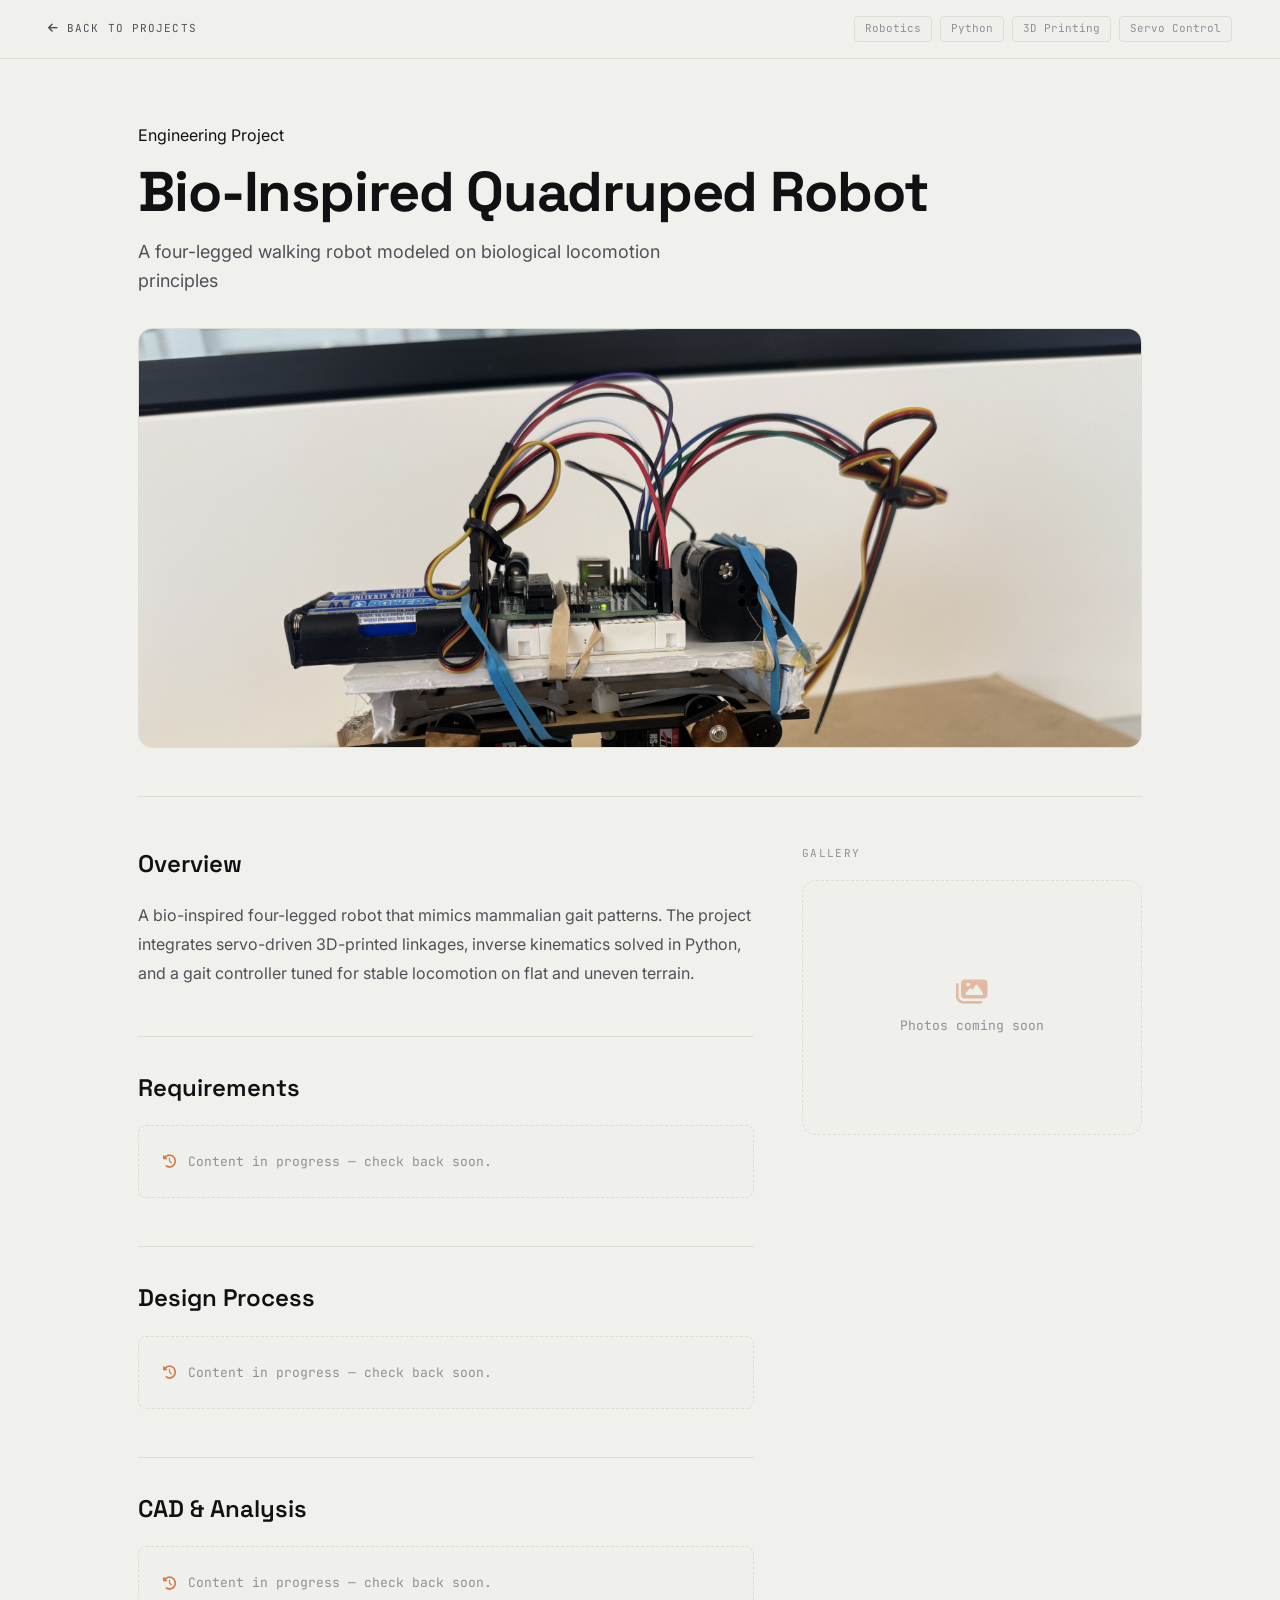
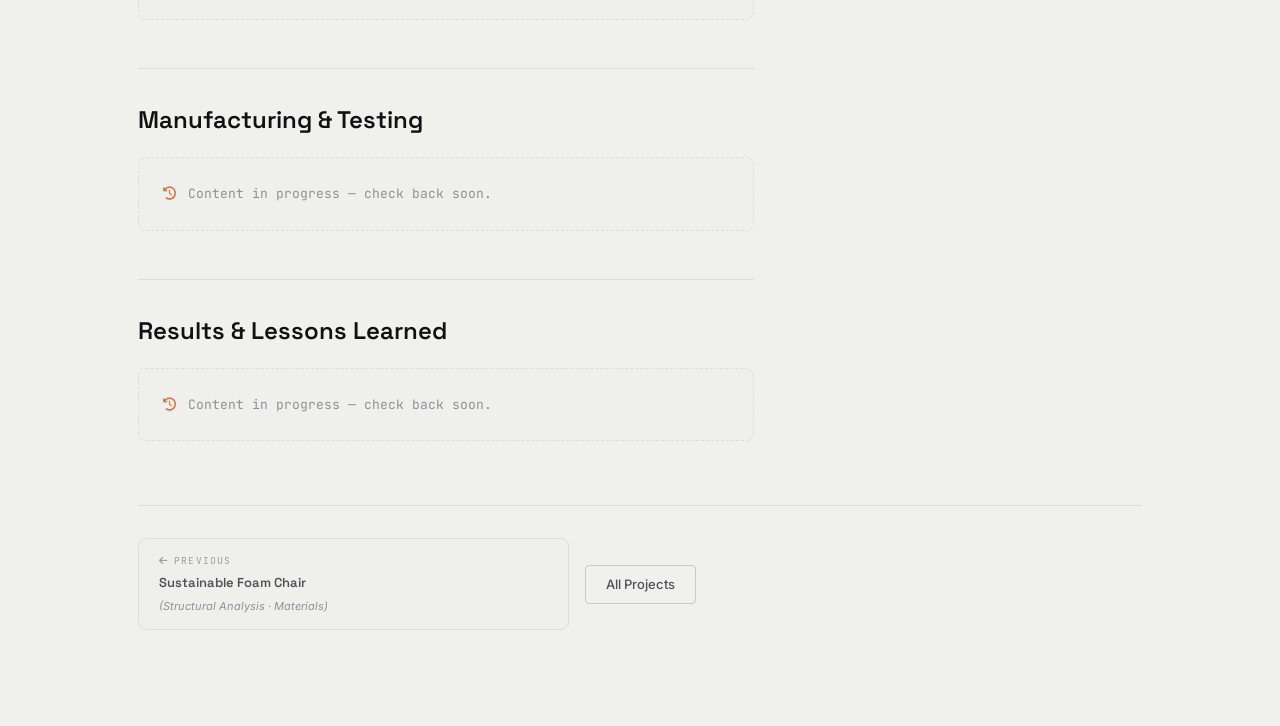
<file: projects/quadruped.html>
<!DOCTYPE html>
<html lang="en">
<head>
  <meta charset="UTF-8" />
  <meta name="viewport" content="width=device-width, initial-scale=1.0" />
  <title>Bio-Inspired Quadruped Robot — Mohammad Sharif</title>
  <link rel="preconnect" href="https://fonts.googleapis.com" />
  <link rel="preconnect" href="https://fonts.gstatic.com" crossorigin />
  <link href="https://fonts.googleapis.com/css2?family=Agu+Display&family=Space+Grotesk:wght@300;400;500;600;700&family=Inter:wght@300;400;500;600&family=JetBrains+Mono:wght@400;500&display=swap" rel="stylesheet" />
  <link rel="stylesheet" href="https://cdnjs.cloudflare.com/ajax/libs/font-awesome/6.5.0/css/all.min.css" />
  <link rel="stylesheet" href="../css/styles.css" />
  <link rel="stylesheet" href="../css/animations.css" />
  <link rel="stylesheet" href="../css/project.css" />
</head>
<body class="theme-light">

  <header class="project-header">
    <a href="../index.html#projects" class="project-back">
      <i class="fa-solid fa-arrow-left"></i> Back to Projects
    </a>
    <div class="project-header__tags">
      <span class="tag">Robotics</span>
      <span class="tag">Python</span>
      <span class="tag">3D Printing</span>
      <span class="tag">Servo Control</span>
    </div>
  </header>

  <main class="project-main">

    <section class="project-hero">
      <span class="section__label">Engineering Project</span>
      <h1 class="project-hero__title">Bio-Inspired Quadruped Robot</h1>
      <p class="project-hero__subtitle">A four-legged walking robot modeled on biological locomotion principles</p>
      <div class="project-hero__image-wrap">
        <img src="../assets/images/quadruped.jpg" alt="Quadruped Robot" class="project-hero__image" loading="eager" onerror="this.parentElement.style.display='none'" />
      </div>
    </section>

    <div class="project-body">

      <div class="project-sections">
        <section class="project-section reveal">
          <h2 class="project-section__title">Overview</h2>
          <p class="project-section__text">A bio-inspired four-legged robot that mimics mammalian gait patterns. The project integrates servo-driven 3D-printed linkages, inverse kinematics solved in Python, and a gait controller tuned for stable locomotion on flat and uneven terrain.</p>
        </section>
        <section class="project-section reveal"><h2 class="project-section__title">Requirements</h2><p class="project-section__text project-section__placeholder"><i class="fa-solid fa-clock-rotate-left"></i> Content in progress — check back soon.</p></section>
        <section class="project-section reveal"><h2 class="project-section__title">Design Process</h2><p class="project-section__text project-section__placeholder"><i class="fa-solid fa-clock-rotate-left"></i> Content in progress — check back soon.</p></section>
        <section class="project-section reveal"><h2 class="project-section__title">CAD &amp; Analysis</h2><p class="project-section__text project-section__placeholder"><i class="fa-solid fa-clock-rotate-left"></i> Content in progress — check back soon.</p></section>
        <section class="project-section reveal"><h2 class="project-section__title">Manufacturing &amp; Testing</h2><p class="project-section__text project-section__placeholder"><i class="fa-solid fa-clock-rotate-left"></i> Content in progress — check back soon.</p></section>
        <section class="project-section reveal"><h2 class="project-section__title">Results &amp; Lessons Learned</h2><p class="project-section__text project-section__placeholder"><i class="fa-solid fa-clock-rotate-left"></i> Content in progress — check back soon.</p></section>
      </div>

      <aside class="project-gallery-col" aria-label="Project gallery">
        <p class="project-gallery-col__heading">Gallery</p>
        <div class="project-gallery__placeholder"><i class="fa-solid fa-images"></i><span>Photos coming soon</span></div>
      </aside>

    </div>

    <nav class="project-nav" aria-label="Project navigation">
      <a href="foam-chair.html" class="project-nav__btn project-nav__btn--prev">
        <span class="project-nav__direction"><i class="fa-solid fa-arrow-left"></i> Previous</span>
        <span class="project-nav__name">Sustainable Foam Chair</span>
        <span class="project-nav__sub">(Structural Analysis · Materials)</span>
      </a>
      <div class="project-nav__center">
        <a href="../index.html#projects" class="btn btn--secondary">All Projects</a>
      </div>
      <span></span><!-- no next -->
    </nav>

  </main>

  <script src="../js/theme.js"></script>
  <script>
    document.addEventListener('DOMContentLoaded', () => {
      document.querySelectorAll('.reveal').forEach(el => {
        const obs = new IntersectionObserver(entries => {
          entries.forEach(e => { if (e.isIntersecting) { e.target.classList.add('is-revealed'); obs.unobserve(e.target); } });
        }, { rootMargin: '0px 0px -60px 0px', threshold: 0.08 });
        obs.observe(el);
      });
    });
  </script>
</body>
</html>
</file>
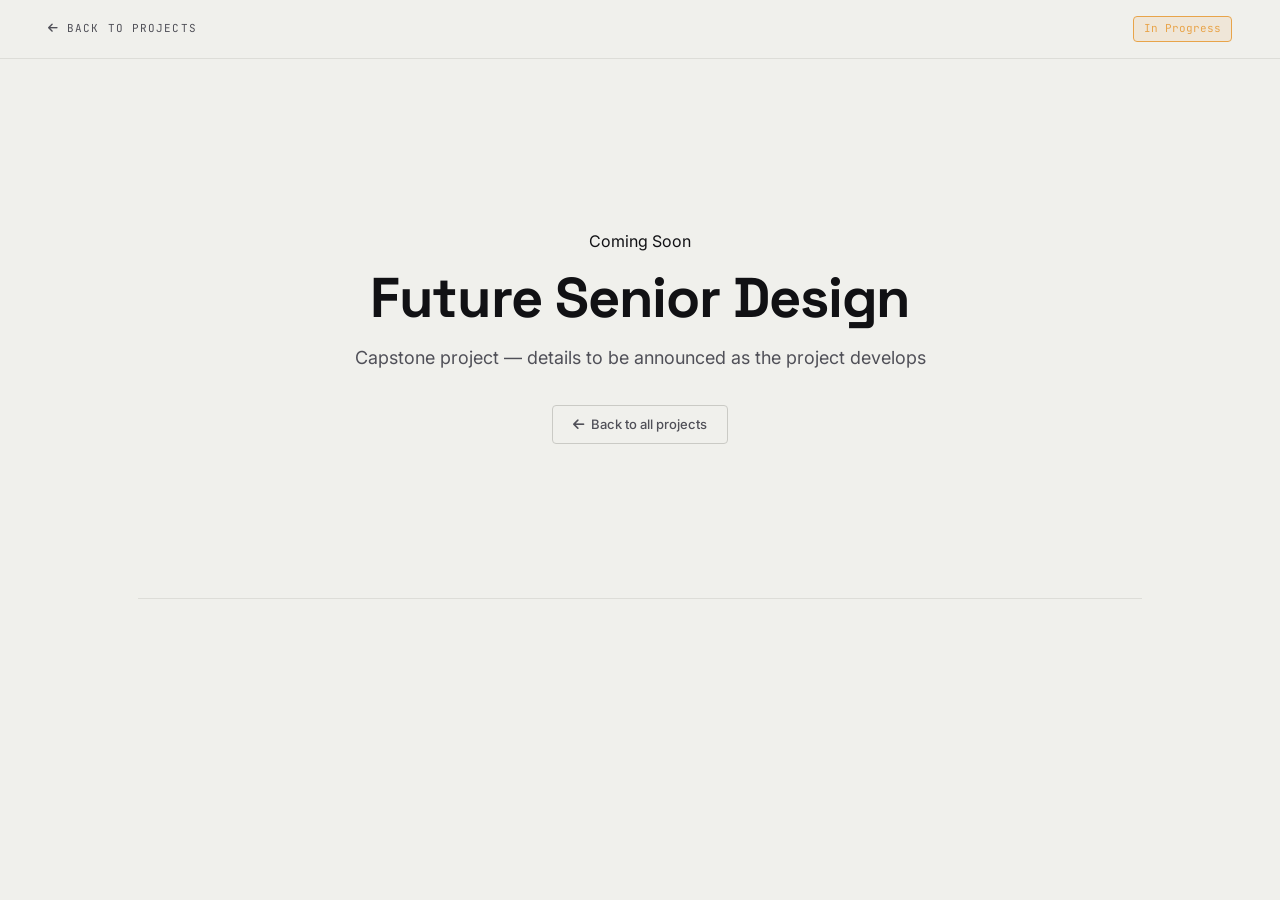
<file: projects/senior-design.html>
<!DOCTYPE html>
<html lang="en">
<head>
  <meta charset="UTF-8" />
  <meta name="viewport" content="width=device-width, initial-scale=1.0" />
  <title>Future Senior Design — Alex Chen</title>
  <link rel="preconnect" href="https://fonts.googleapis.com" />
  <link rel="preconnect" href="https://fonts.gstatic.com" crossorigin />
  <link href="https://fonts.googleapis.com/css2?family=Space+Grotesk:wght@300;400;500;600;700&family=Inter:wght@300;400;500;600&family=JetBrains+Mono:wght@400;500&display=swap" rel="stylesheet" />
  <link rel="stylesheet" href="https://cdnjs.cloudflare.com/ajax/libs/font-awesome/6.5.0/css/all.min.css" />
  <link rel="stylesheet" href="../css/styles.css" />
  <link rel="stylesheet" href="../css/animations.css" />
  <link rel="stylesheet" href="../css/responsive.css" />
  <link rel="stylesheet" href="../css/project.css" />
</head>
<body class="theme-dark">

  <header class="project-header">
    <a href="../index.html#projects" class="project-back">
      <i class="fa-solid fa-arrow-left" aria-hidden="true"></i>
      Back to Projects
    </a>
    <div class="project-header__tags">
      <span class="tag badge--wip">In Progress</span>
    </div>
  </header>

  <main class="project-main">

    <section class="project-hero project-hero--centered">
      <div class="project-hero__inner">
        <span class="section__label">Coming Soon</span>
        <h1 class="project-hero__title">Future Senior Design</h1>
        <p class="project-hero__subtitle">Capstone project — details to be announced as the project develops</p>
        <a href="../index.html#projects" class="btn btn--secondary" style="margin-top:2rem;">
          <i class="fa-solid fa-arrow-left"></i> Back to all projects
        </a>
      </div>
    </section>

  </main>

  <script src="../js/theme.js"></script>
</body>
</html>
</file>
<file: css/styles.css>
/* ═══════════════════════════════════════════════════════════════════
   styles.css — Mohammad Sharif Portfolio
═══════════════════════════════════════════════════════════════════ */

/* ── TOKENS ───────────────────────────────────────────────────── */
:root {
  --color-bg:           #0A0A0F;
  --color-surface:      #111118;
  --color-surface-2:    #1A1A26;
  --color-surface-3:    #222232;
  --color-border:       #252538;
  --color-border-light: #32324A;
  --color-text-primary:   #EEEEF4;
  --color-text-secondary: #8888A0;
  --color-text-muted:     #52526A;

  --primary:        #C8693A;
  --secondary:      #E8955A;
  --accent:         #D4784A;
  --gradient-start: #C8693A;
  --gradient-mid:   #E8A070;
  --gradient-end:   #8B4A2E;
  --sidebar-accent: var(--accent);

  --color-accent:      var(--accent);
  --color-accent-dim:  rgba(200,105,58,0.12);
  --color-accent-glow: rgba(200,105,58,0.22);
  --color-accent-2:    var(--gradient-end);
  --color-success: #4CAF91;
  --color-warning: #E8A44A;

  --font-display: 'Space Grotesk', system-ui, sans-serif;
  --font-body:    'Inter', system-ui, sans-serif;
  --font-mono:    'JetBrains Mono', monospace;
  --font-sidebar: 'Agu Display', system-ui, sans-serif;

  --text-xs:   0.6875rem;
  --text-sm:   0.8125rem;
  --text-base: 1rem;
  --text-lg:   1.125rem;
  --text-xl:   1.25rem;
  --text-2xl:  1.5rem;
  --text-3xl:  1.875rem;
  --text-hero: clamp(2.8rem, 5.5vw, 5rem);

  --sidebar-width:           220px;
  --sidebar-width-collapsed: 56px;
  --sidebar-transition:      0.3s cubic-bezier(0.4,0,0.2,1);
  --content-max-width:       1100px;

  --radius-sm:   4px;
  --radius-md:   8px;
  --radius-lg:   14px;
  --radius-full: 9999px;

  --ease-out: cubic-bezier(0.0,0.0,0.2,1);
  --dur-fast: 0.14s;
  --dur-base: 0.22s;
  --dur-slow: 0.4s;
}

body.theme-light {
  --color-bg:             #F0F0EC;
  --color-surface:        #FFFFFF;
  --color-surface-2:      #EFEFEB;
  --color-surface-3:      #E4E4E0;
  --color-border:         #DDDDD8;
  --color-border-light:   #CACAC5;
  --color-text-primary:   #111114;
  --color-text-secondary: #505058;
  --color-text-muted:     #909098;
}

/* Dark sidebar */
body.theme-dark .sidebar { background: #18181F !important; border-right-color: #2A2A3A !important; }
body.theme-dark .sidebar__bottom { border-top-color: #2A2A3A !important; }
body.theme-dark .sidebar__progress-track { background: #2A2A3A !important; }

/* ── RESET ────────────────────────────────────────────────────── */
*, *::before, *::after { box-sizing: border-box; margin: 0; padding: 0; }
html { scroll-behavior: smooth; -webkit-text-size-adjust: 100%; }
body {
  background: var(--color-bg);
  color: var(--color-text-primary);
  font-family: var(--font-body);
  font-size: 1rem;
  line-height: 1.6;
  -webkit-font-smoothing: antialiased;
  -moz-osx-font-smoothing: grayscale;
  overflow-x: hidden;
}
a  { color: inherit; text-decoration: none; }
ul { list-style: none; }
img, video { display: block; max-width: 100%; }
button { cursor: pointer; background: none; border: none; color: inherit; font: inherit; }
input, textarea, select { font: inherit; }
:focus-visible { outline: 2px solid var(--accent); outline-offset: 3px; border-radius: var(--radius-sm); }
::selection { background: rgba(200,105,58,0.18); }

/* ── SKIP LINK ────────────────────────────────────────────────── */
.skip-link { position: fixed; top: -100%; left: 1rem; z-index: 9999; background: var(--accent); color: #fff; padding: 0.5rem 1rem; border-radius: var(--radius-md); font-size: var(--text-sm); font-weight: 600; }
.skip-link:focus { top: 1rem; }

/* ── PAGE SHELL ───────────────────────────────────────────────── */
.sidebar {
  position: fixed; top: 0; left: 0; height: 100vh;
  width: var(--sidebar-width);
  background: #FFFFFF;
  border-right: 1px solid #E8E8E8;
  display: flex; flex-direction: column;
  z-index: 100;
  transition: width var(--sidebar-transition), background var(--dur-slow), border-color var(--dur-slow);
  overflow: hidden; /* clips nav content */
}
/* Inner nav clips content; toggle button uses absolute positioning outside */
.sidebar__nav,
.sidebar__bottom,
.sidebar__progress-track { overflow: hidden; }
[data-sidebar="collapsed"] .sidebar { width: var(--sidebar-width-collapsed); }

.main-content {
  margin-left: var(--sidebar-width);
  min-height: 100vh;
  transition: margin-left var(--sidebar-transition);
}
[data-sidebar="collapsed"] .main-content { margin-left: var(--sidebar-width-collapsed); }

/* ── SIDEBAR TOGGLE: centered on border, permanently black ────── */
.sidebar__toggle {
  position: absolute;
  top: 3.5%;
  right: -16px;
  transform: translateY(-50%);
  width: 32px; height: 32px;
  border-radius: var(--radius-full);
  background: #111 !important;
  border: 2px solid #111 !important;
  color: #fff !important;
  font-size: 0.7rem;
  display: flex; align-items: center; justify-content: center;
  z-index: 200; flex-shrink: 0;
  transition: background var(--dur-fast), box-shadow var(--dur-fast);
  box-shadow: 0 2px 8px rgba(0,0,0,0.3);
}
.sidebar__toggle:hover { background: #333 !important; box-shadow: 0 3px 12px rgba(0,0,0,0.4) !important; }
body.theme-dark .sidebar__toggle { background: #fff !important; border-color: #fff !important; color: #111 !important; }
.sidebar__toggle i { transition: transform var(--sidebar-transition); color: inherit; }
[data-sidebar="collapsed"] .sidebar__toggle i { transform: rotate(180deg); }


/* ── SIDEBAR LOGO ─────────────────────────────────────────────── */
/* Place icon at: assets/images/site-icon.png                    */
.sidebar__logo {
  display: flex;
  justify-content: center;
  align-items: center;
  padding: 1.5rem 1rem 0.75rem;
  flex-shrink: 0;
}
.sidebar__logo-name {
  font-family: 'Space Grotesk', system-ui, sans-serif;  /* explicit, not var */
  font-size: 1.05rem;
  font-weight: 700;
  letter-spacing: -0.03em;
  line-height: 0.95;
  color: var(--sidebar-accent);       /* follows the universal accent color */
  text-align: center;
  text-decoration: none;
  display: block;
  transition: opacity var(--dur-fast);
}
.sidebar__logo-img:hover { opacity: 0.8; }
/* Hide logo when sidebar is collapsed */
[data-sidebar="collapsed"] .sidebar__logo { display: none; }

/* ── SIDEBAR NAV ──────────────────────────────────────────────── */
.sidebar__nav { flex: 1; padding: 2.5rem 0 1rem; overflow-y: auto; overflow-x: hidden; scrollbar-width: none; }
.sidebar__nav::-webkit-scrollbar { display: none; }
.sidebar__nav-list { padding: 0 0.75rem; }
.sidebar__nav-item { margin-bottom: 2px; }

.sidebar__nav-link {
  display: flex; align-items: center; gap: 0.625rem;
  padding: 0.5rem 0.625rem; border-radius: var(--radius-sm);
  color: var(--sidebar-accent); font-family: var(--font-sidebar); font-size: 0.95rem;
  transition: background var(--dur-fast), opacity var(--dur-fast);
  width: 100%; text-align: left; white-space: nowrap; opacity: 0.55;
}
.sidebar__nav-link:hover { opacity: 0.85; background: rgba(0,0,0,0.04); }

/* Active highlight only when expanded */
body[data-sidebar="expanded"] .sidebar__nav-link.is-active {
  opacity: 1;
  background: color-mix(in srgb, var(--sidebar-accent) 10%, transparent);
}

.sidebar__nav-num {
  font-family: var(--font-mono); font-size: 0.6rem;
  color: var(--sidebar-accent); opacity: 0.4; min-width: 16px; flex-shrink: 0;
}
body[data-sidebar="expanded"] .sidebar__nav-link.is-active .sidebar__nav-num { opacity: 0.75; }

.sidebar__nav-label { flex: 1; }
.sidebar__nav-chevron { margin-left: auto; font-size: 0.5rem; transition: transform var(--dur-base); color: var(--sidebar-accent); opacity: 0.45; }
.sidebar__nav-link--dropdown[aria-expanded="true"] .sidebar__nav-chevron { transform: rotate(180deg); }

/* Collapsed state — numbers as highlighted placeholders */
[data-sidebar="collapsed"] .sidebar__nav-label,
[data-sidebar="collapsed"] .sidebar__nav-chevron,
[data-sidebar="collapsed"] .sidebar__credentials,
[data-sidebar="collapsed"] .sidebar__progress-track { display: none !important; }
[data-sidebar="collapsed"] .sidebar__dropdown { display: none !important; }
[data-sidebar="collapsed"] .sidebar__nav-link {
  padding: 0.5rem; justify-content: center; opacity: 0.45; background: none !important;
}
[data-sidebar="collapsed"] .sidebar__nav-link .sidebar__nav-num {
  display: flex; align-items: center; justify-content: center;
  width: 28px; height: 28px; min-width: 28px;
  font-size: 0.65rem; opacity: 1; border-radius: var(--radius-sm);
}
[data-sidebar="collapsed"] .sidebar__nav-link:hover .sidebar__nav-num { background: rgba(0,0,0,0.06); }
[data-sidebar="collapsed"] .sidebar__nav-link.is-active { opacity: 1 !important; }
[data-sidebar="collapsed"] .sidebar__nav-link.is-active .sidebar__nav-num {
  background: color-mix(in srgb, var(--sidebar-accent) 12%, transparent);
  color: var(--sidebar-accent); opacity: 1;
}
[data-sidebar="collapsed"] .sidebar__actions { justify-content: center; flex-wrap: wrap; gap: 0.5rem; }

/* Dropdown */
.sidebar__dropdown { overflow: hidden; max-height: 0; opacity: 0; transition: max-height 0.28s var(--ease-out), opacity 0.22s; padding-left: 1.5rem; }
.sidebar__dropdown.is-open { max-height: 200px; opacity: 1; }
.sidebar__dropdown-link { display: block; padding: 0.28rem 0.5rem; border-radius: var(--radius-sm); font-family: var(--font-sidebar); font-size: 0.82rem; color: var(--sidebar-accent); opacity: 0.5; transition: opacity var(--dur-fast); white-space: nowrap; }
.sidebar__dropdown-link:hover { opacity: 0.88; }
.sidebar__dropdown-link.is-active { opacity: 1; }
.sidebar__dropdown-link--muted { opacity: 0.28; }

/* Progress */
.sidebar__progress-track { height: 1px; background: #E8E8E8; margin: 0 1rem; flex-shrink: 0; }
.sidebar__progress-bar { height: 100%; width: 0%; background: var(--sidebar-accent); transition: width 0.1s linear; }

/* Bottom */
.sidebar__bottom { padding: 1.125rem; border-top: 1px solid #E8E8E8; flex-shrink: 0; display: flex; flex-direction: column; gap: 0.875rem; transition: border-color var(--dur-slow); }
.sidebar__credentials { display: flex; flex-direction: column; gap: 0.2rem; }
.sidebar__credentials p { font-family: var(--font-sidebar); font-size: 0.75rem; color: var(--sidebar-accent); opacity: 0.55; white-space: nowrap; overflow: hidden; text-overflow: ellipsis; }
.sidebar__actions { display: flex; gap: 0.875rem; align-items: center; }
.sidebar__actions a { color: var(--sidebar-accent); font-size: 0.9rem; opacity: 0.55; transition: opacity var(--dur-fast); display: flex; align-items: center; }
.sidebar__actions a:hover { opacity: 1; }

/* Resume tooltip */
.sidebar__resume-link { position: relative; }
.sidebar__resume-tooltip {
  position: absolute; bottom: calc(100% + 8px); left: 50%; transform: translateX(-50%);
  background: #1C1C1C; color: #fff; font-family: var(--font-mono); font-size: 0.6rem;
  text-transform: uppercase; letter-spacing: 0.08em; padding: 4px 8px;
  border-radius: var(--radius-sm); white-space: nowrap; pointer-events: none;
  opacity: 0; transition: opacity var(--dur-fast);
}
.sidebar__resume-tooltip::after { content: ''; position: absolute; top: 100%; left: 50%; transform: translateX(-50%); border: 4px solid transparent; border-top-color: #1C1C1C; }
.sidebar__resume-link:hover .sidebar__resume-tooltip { opacity: 1; }

/* ── THEME TOGGLE (iOS style) ─────────────────────────────────── */
.theme-toggle { display: flex; align-items: center; background: none; border: none; padding: 0; cursor: pointer; }
.theme-toggle__track { position: relative; width: 40px; height: 22px; border-radius: 11px; background: #D0D0D0; transition: background 0.3s; display: flex; align-items: center; padding: 2px; }
body.theme-dark .theme-toggle__track { background: var(--sidebar-accent); }
.theme-toggle__thumb { width: 18px; height: 18px; border-radius: 50%; background: #FFF; box-shadow: 0 1px 4px rgba(0,0,0,0.25); display: flex; align-items: center; justify-content: center; transition: transform 0.3s cubic-bezier(0.4,0,0.2,1); position: relative; flex-shrink: 0; }
body.theme-dark .theme-toggle__thumb { transform: translateX(18px); }
.theme-toggle__icon { position: absolute; font-size: 0.5rem; transition: opacity 0.2s; }
.theme-toggle__icon--dark  { color: var(--sidebar-accent); opacity: 0; }
.theme-toggle__icon--light { color: #F5A623; opacity: 1; }
body.theme-dark .theme-toggle__icon--dark  { opacity: 1; }
body.theme-dark .theme-toggle__icon--light { opacity: 0; }

/* ── HAMBURGER — mobile only ──────────────────────────────────── */
.hamburger {
  /* Hidden on desktop by default — only shown via media query on mobile */
  display: none;
  position: fixed; top: 0.875rem; left: 0.875rem; z-index: 200;
  width: 40px; height: 40px; border-radius: var(--radius-md);
  background: var(--color-surface); border: 1px solid var(--color-border);
  flex-direction: column; align-items: center; justify-content: center;
  gap: 5px; padding: 0 10px;
  box-shadow: 0 2px 12px rgba(0,0,0,0.15);
  -webkit-tap-highlight-color: transparent;
  pointer-events: none; /* belt-and-suspenders: no accidental clicks when hidden */
}
.hamburger__line { display: block; height: 1.5px; width: 100%; background: var(--color-text-secondary); border-radius: 2px; transition: transform var(--dur-base), opacity var(--dur-base); }
.sidebar-overlay { display: none; position: fixed; inset: 0; background: rgba(0,0,0,0.5); z-index: 90; backdrop-filter: blur(2px); -webkit-backdrop-filter: blur(2px); opacity: 0; pointer-events: none; transition: opacity 0.3s; }
.sidebar-overlay.is-active { opacity: 1; pointer-events: auto; }

/* ── SECTION BASE ─────────────────────────────────────────────── */
.section { position: relative; }
.section__inner { max-width: var(--content-max-width); margin: 0 auto; padding: 5rem 4rem; }
.section__header { margin-bottom: 2.5rem; }
.section__title { font-family: var(--font-display); font-size: var(--text-3xl); font-weight: 700; line-height: 1.15; letter-spacing: -0.015em; }
.section--about { background: var(--color-surface); }
.section--contact { background: var(--color-surface); }

/* ── HERO ─────────────────────────────────────────────────────── */
.section--hero {
  height: 100vh; min-height: 600px; max-height: 1100px;
  background: var(--color-bg); overflow: hidden; position: relative;
  display: flex; flex-direction: column;
}

/* hero__blob removed */

/* Headshot fills entire hero */
.hero__photo-wrap { position: absolute; inset: 0; width: 100%; height: 100%; z-index: 2; }
.hero__photo { width: 100%; height: 100%; object-fit: cover; }

.hero__name-block { position: absolute; bottom: 16%; right: 4%; text-align: right; z-index: 3; }
.hero__name {
  font-family: var(--font-display); font-size: var(--text-hero); font-weight: 700;
  letter-spacing: -0.03em; line-height: 0.95; color: #2b2b2b;
  display: flex; flex-direction: column; align-items: flex-end;
}

/* Scroll arrow */
.hero__scroll-arrow {
  position: absolute; bottom: calc(15px + 0.5rem); left: 50%; transform: translateX(-50%);
  z-index: 3; width: 40px; height: 40px; border-radius: var(--radius-full);
  border: 1.5px solid var(--color-accent-dim); background: var(--color-accent-dim);
  color: var(--accent); display: flex; align-items: center; justify-content: center;
  font-size: 0.875rem; cursor: pointer;
  animation: arrow-bob 4.0s ease-in-out infinite;
  transition: background var(--dur-fast), border-color var(--dur-fast);
  -webkit-tap-highlight-color: transparent;
}
.hero__scroll-arrow:hover { background: var(--color-accent-glow); border-color: var(--accent); }
@keyframes arrow-bob {
  0%, 100% { transform: translateX(-50%) translateY(0); opacity: 0.7; }
  50%       { transform: translateX(-50%) translateY(7px); opacity: 1; }
}

.hero__footer { margin-top: auto; position: relative; z-index: 2; padding: 1.5rem 4rem 2rem; border-top: 1px solid var(--color-border); background: var(--color-bg); }
.hero__tagline { font-size: var(--text-sm); color: var(--color-text-secondary); letter-spacing: 0.02em; }

/* ── BUTTONS ──────────────────────────────────────────────────── */
.btn { display: inline-flex; align-items: center; gap: 0.4rem; padding: 0.5rem 1.25rem; border-radius: var(--radius-sm); font-family: var(--font-body); font-size: var(--text-sm); font-weight: 500; transition: background var(--dur-fast), color var(--dur-fast), border-color var(--dur-fast); border: 1px solid transparent; white-space: nowrap; -webkit-tap-highlight-color: transparent; }
.btn:active { opacity: 0.85; }
.btn--primary { background: var(--accent); color: #fff; }
.btn--primary:hover { filter: brightness(1.1); }
.btn--secondary { background: transparent; border-color: var(--color-border-light); color: var(--color-text-secondary); }
.btn--secondary:hover { border-color: var(--accent); color: var(--accent); }
.btn--full { width: 100%; justify-content: center; }

/* ── TAGS & BADGES ────────────────────────────────────────────── */
.tag { display: inline-block; padding: 0.2rem 0.625rem; border-radius: var(--radius-sm); font-family: var(--font-mono); font-size: var(--text-xs); background: var(--color-surface-2); border: 1px solid var(--color-border); color: var(--color-text-muted); }
.tag--muted { opacity: 0.4; }
.badge { display: inline-flex; align-items: center; padding: 2px 0.4rem; border-radius: var(--radius-sm); font-size: 0.6rem; font-family: var(--font-mono); text-transform: uppercase; letter-spacing: 0.08em; vertical-align: middle; margin-left: 0.5rem; }
.badge--wip { background: rgba(232,164,74,0.12); border: 1px solid var(--color-warning); color: var(--color-warning); }

/* ── ABOUT ────────────────────────────────────────────────────── */
.about__grid { display: grid; grid-template-columns: 1.1fr 0.9fr; gap: 5rem; align-items: start; }
.about__text { font-size: var(--text-base); color: var(--color-text-secondary); line-height: 1.8; margin-bottom: 1.25rem; }
.about__interests-title { font-family: var(--font-display); font-size: var(--text-xs); font-weight: 600; color: var(--color-text-primary); margin-bottom: 1rem; text-transform: uppercase; letter-spacing: 0.1em; }
.about__interests-list { display: flex; flex-direction: column; gap: 0.5rem; }
.about__interest-item { display: flex; align-items: center; gap: 0.75rem; padding: 0.625rem 0.875rem; border-radius: var(--radius-md); background: var(--color-surface-2); border: 1px solid var(--color-border); font-size: var(--text-sm); color: var(--color-text-secondary); transition: border-color var(--dur-fast); }
.about__interest-item i { color: var(--accent); width: 14px; text-align: center; }
.about__interest-item:hover { border-color: var(--accent); color: var(--color-text-primary); }
.about__status { margin-top: 3.5rem; padding-top: 2.5rem; border-top: 1px solid var(--color-border); }
.about__status-heading { font-family: var(--font-display); font-size: var(--text-lg); font-weight: 600; margin-bottom: 1.25rem; }
.about__status-list { display: flex; flex-wrap: wrap; gap: 0.75rem 2rem; }
.about__status-item { display: flex; align-items: center; gap: 0.625rem; font-size: var(--text-sm); color: var(--color-text-secondary); font-family: var(--font-mono); text-transform: uppercase; letter-spacing: 0.06em; }
.about__status-dot { width: 6px; height: 6px; border-radius: 50%; background: var(--accent); flex-shrink: 0; }

/* ── EXPERIENCE SPLIT LAYOUT ──────────────────────────────────── */
/*
 * INVERTED: Image panel = wide (background). Text panel = narrower (foreground).
 * grid: image(65%) | divider(2px) | content(35%)
 */
.section--experience { background: var(--color-bg); }
.section--experience .section__inner { padding-top: 5rem; padding-bottom: 5rem; }

.section__columns {
  display: grid;
  grid-template-columns: 1.85fr 2px 1fr;
  gap: 0;
  align-items: stretch;
  min-height: 640px;
}

/* Divider: accent gradient with glow */
.section__col-divider {
  width: 2px;
  background: linear-gradient(to bottom, transparent 3%, var(--accent) 20%, var(--accent) 80%, transparent 97%);
  box-shadow: 0 0 10px var(--color-accent-glow);
  align-self: stretch;
}

/* Text column (timeline) */
.section__col--main { padding-right: 3rem; overflow: hidden; }

/* Image column — BACKGROUND, no frame, immersive */
.section__col--image { position: relative; overflow: hidden; min-height: 480px; }

.section__col-img-wrap {
  position: absolute; inset: 0;
  overflow: hidden;
}
/* Fade both edges so image bleeds into bg */
.section__col-img-wrap::before {
  content: '';
  position: absolute; inset: 0; z-index: 1;
  background: linear-gradient(
    to left,
    var(--color-bg) 0%,
    transparent 30%,
    transparent 70%,
    var(--color-bg) 100%
  );
  pointer-events: none;
}
body.theme-light .section__col-img-wrap::before {
  background: linear-gradient(to left, var(--color-bg) 0%, transparent 30%, transparent 70%, var(--color-bg) 100%);
}

.section__col-img {
  width: 100%; height: 100%;
  object-fit: cover; object-position: center center;
  opacity: 1.0;
  display: block;
  /* Parallax offset driven by JS */
  transform: translateY(var(--parallax-offset, 0px)) scale(1.08);
  transition: transform 0.05s linear;
  will-change: transform;
}

/* ── PROJECTS SPLIT (reversed) ────────────────────────────────── */
/*
 * INVERTED: Image panel = wide (background left). Text = right.
 * grid: content(35%) | divider | image(65%)
 */
.section--projects { background: var(--color-bg); }
.section--projects .section__inner { padding-top: 5rem; padding-bottom: 5rem; }

.section__columns--reverse {
  grid-template-columns: 1fr 2px 1.85fr;
}
/* Flip column order: image visually on left */
.section__columns--reverse .section__col--main { order: 3; padding-right: 0; padding-left: 3rem; }
.section__columns--reverse .section__col-divider { order: 2; }
.section__columns--reverse .section__col--image { order: 1; }
.section__columns--reverse .section__col-img-wrap::before {
  background: linear-gradient(to right, var(--color-bg) 0%, transparent 30%, transparent 70%, var(--color-bg) 100%);
}
body.theme-light .section__columns--reverse .section__col-img-wrap::before {
  background: linear-gradient(to right, var(--color-bg) 0%, transparent 30%, transparent 70%, var(--color-bg) 100%);
}

/* ── TIMELINE ─────────────────────────────────────────────────── */
.timeline { position: relative; padding-left: 2.5rem; padding-top: 0.5rem; }
.timeline::before { content: ''; position: absolute; left: 8px; top: 0; bottom: 0; width: 1px; background: linear-gradient(to bottom, var(--accent), var(--color-border) 70%, transparent); }
.timeline__item { position: relative; margin-bottom: 1.25rem; }
.timeline__marker { position: absolute; left: calc(-2.5rem + 4px); top: 0; bottom: 0; display: flex; align-items: center; pointer-events: none; }
.timeline__marker::after { content: ''; width: 9px; height: 9px; border-radius: 50%; background: var(--accent); border: 2px solid var(--color-surface); box-shadow: 0 0 0 2px var(--color-border); display: block; }
body.theme-light .timeline__marker::after { border-color: #FFFFFF; }

.timeline__card { background: var(--color-surface-2); border: 1px solid var(--color-border); border-radius: var(--radius-lg); overflow: hidden; transition: border-color var(--dur-base); cursor: pointer; position: relative; }
.timeline__card:hover { border-color: var(--color-border-light); }

/* Semi-transparent bg image on right of card */
.timeline__card-bg { position: absolute; top: 0; right: 0; bottom: 0; width: 55%; pointer-events: none; z-index: 0; overflow: hidden; }
.timeline__card-bg-img { width: 100%; height: 100%; object-fit: cover; opacity: 0.18; display: block; }
.timeline__card-bg::before { content: ''; position: absolute; top: 0; left: 0; bottom: 0; width: 60%; background: linear-gradient(to right, var(--color-surface-2), transparent); z-index: 1; }
.timeline__card-bg::after  { content: ''; position: absolute; top: 0; right: 0; bottom: 0; width: 30%; background: linear-gradient(to left, var(--color-surface-2), transparent); z-index: 1; }

.timeline__card-header { padding: 1.125rem 1.25rem; display: grid; grid-template-columns: auto 1fr auto; gap: 0 1rem; align-items: center; position: relative; z-index: 1; }
.timeline__card-thumb { width: 52px; height: 52px; border-radius: var(--radius-md); overflow: hidden; background: var(--color-surface-3); flex-shrink: 0; }
.timeline__card-thumb-img { width: 100%; height: 100%; object-fit: cover; }
.timeline__card-header-text { display: flex; flex-direction: column; gap: 0.2rem; min-width: 0; }
.timeline__card-meta { display: flex; gap: 0.625rem; align-items: center; margin-bottom: 0.2rem; }
.timeline__date { font-family: var(--font-mono); font-size: var(--text-xs); color: var(--color-text-muted); }
.timeline__type { font-family: var(--font-mono); font-size: var(--text-xs); padding: 1px 0.4rem; border-radius: var(--radius-sm); background: rgba(200,105,58,0.1); border: 1px solid var(--accent); color: var(--accent); }
.timeline__card-title { font-family: var(--font-display); font-size: var(--text-base); font-weight: 600; }
.timeline__card-org { font-size: var(--text-sm); color: var(--color-text-secondary); }
.timeline__card-chevron { color: var(--color-text-muted); font-size: 0.7rem; transition: transform var(--dur-base); flex-shrink: 0; }
.timeline__card[aria-expanded="true"] .timeline__card-chevron { transform: rotate(180deg); }

.timeline__card-body { border-top: 1px solid var(--color-border); position: relative; z-index: 1; }
.timeline__card-body[hidden] { display: none; }

.timeline__card-expanded { display: grid; grid-template-columns: 1fr 240px; gap: 1.25rem; padding: 1.25rem; align-items: start; }
.timeline__card-expanded-text { min-width: 0; }
.timeline__card-overview { font-size: var(--text-sm); color: var(--color-text-secondary); line-height: 1.75; margin-bottom: 1rem; }
.timeline__tags { display: flex; flex-wrap: wrap; gap: 0.375rem; }

.timeline__card-primary-img-wrap { position: relative; border-radius: var(--radius-md); overflow: hidden; border: 1px solid var(--color-border); background: var(--color-surface-3); aspect-ratio: 4/3; flex-shrink: 0; }
.timeline__card-primary-img-wrap.is-empty { display: none; }
.timeline__card-primary-img { width: 100%; height: 100%; object-fit: cover; display: block; }
.gallery-trigger { position: absolute; bottom: 0.625rem; right: 0.625rem; display: flex; align-items: center; gap: 0.375rem; padding: 0.375rem 0.625rem; border-radius: var(--radius-sm); background: rgba(0,0,0,0.55); backdrop-filter: blur(6px); -webkit-backdrop-filter: blur(6px); border: 1px solid rgba(255,255,255,0.12); color: #fff; font-size: var(--text-xs); font-family: var(--font-mono); letter-spacing: 0.04em; transition: background var(--dur-fast), border-color var(--dur-fast); }
.gallery-trigger:hover { background: rgba(200,105,58,0.75); border-color: var(--accent); }
.gallery-trigger i { font-size: 0.75rem; }

/* ── PROJECT CARDS ────────────────────────────────────────────── */
.projects__grid { display: flex; flex-wrap: wrap; justify-content: flex-start; gap: 1.25rem; }
.project-card { background: var(--color-surface-2); border: 1px solid var(--color-border); border-radius: var(--radius-lg); overflow: hidden; display: flex; flex-direction: column; transition: border-color var(--dur-base), transform var(--dur-base); width: calc(50% - 0.625rem); }
.project-card:hover { border-color: var(--color-border-light); transform: translateY(-3px); }
.project-card__image-wrap { position: relative; height: 160px; overflow: hidden; background: var(--color-surface-3); }
.project-card__image { width: 100%; height: 100%; object-fit: cover; transition: transform 0.45s var(--ease-out); }
.project-card:hover .project-card__image { transform: scale(1.04); }
.project-card__overlay { position: absolute; inset: 0; background: rgba(0,0,0,0.3); display: flex; align-items: center; justify-content: center; opacity: 0; transition: opacity var(--dur-base); color: #fff; font-size: 1.25rem; }
.project-card:hover .project-card__overlay { opacity: 1; }
.project-card__image-wrap--placeholder { display: flex; align-items: center; justify-content: center; }
.project-card__placeholder-icon { font-size: 1.75rem; color: var(--color-text-muted); }
.project-card--upcoming { opacity: 0.65; pointer-events: none; }
.project-card__body { padding: 1.125rem; display: flex; flex-direction: column; gap: 0.5rem; flex: 1; }
.project-card__title { font-family: var(--font-display); font-size: var(--text-sm); font-weight: 600; }
.project-card__desc { font-size: var(--text-xs); color: var(--color-text-secondary); line-height: 1.6; flex: 1; }
.project-card__tags { display: flex; flex-wrap: wrap; gap: 0.25rem; }

/* ── SKILLS ───────────────────────────────────────────────────── */
.skills__grid { display: grid; grid-template-columns: repeat(auto-fill, minmax(180px,1fr)); gap: 1rem; }
.skill-card { background: var(--color-surface-2); border: 1px solid var(--color-border); border-radius: var(--radius-lg); padding: 1.5rem; transition: border-color var(--dur-base), transform var(--dur-base); }
.skill-card:hover { border-color: var(--color-border-light); transform: translateY(-2px); }
.skill-card__icon-wrap { width: 36px; height: 36px; border-radius: var(--radius-md); background: rgba(200,105,58,0.08); border: 1px solid rgba(200,105,58,0.2); display: flex; align-items: center; justify-content: center; color: var(--accent); font-size: 0.875rem; margin-bottom: 1rem; }
.skill-card__title { font-family: var(--font-display); font-size: var(--text-sm); font-weight: 600; margin-bottom: 0.75rem; }
.skill-card__list { display: flex; flex-direction: column; gap: 0.3rem; }
.skill-card__list li { font-size: var(--text-sm); color: var(--color-text-secondary); padding-left: 0.75rem; position: relative; }
.skill-card__list li::before { content: '–'; position: absolute; left: 0; color: var(--color-text-muted); }

/* ── RESOURCES ────────────────────────────────────────────────── */
.resources__grid { display: flex; flex-wrap: wrap; justify-content: center; gap: 0.875rem; }
.resource-card { display: flex; align-items: center; gap: 1rem; padding: 1.125rem 1.25rem; background: var(--color-surface-2); border: 1px solid var(--color-border); border-radius: var(--radius-lg); transition: border-color var(--dur-fast); width: 280px; flex-shrink: 0; }
.resource-card:not(.resource-card--upcoming):hover { border-color: var(--color-border-light); }
.resource-card--upcoming { opacity: 0.55; cursor: default; }
.resource-card__icon { font-size: 1.125rem; color: var(--accent); flex-shrink: 0; }
.resource-card__info { flex: 1; }
.resource-card__title { font-size: var(--text-sm); font-weight: 600; }
.resource-card__meta { font-family: var(--font-mono); font-size: var(--text-xs); color: var(--color-text-muted); margin-top: 2px; }
.resource-card__action { color: var(--color-text-muted); font-size: var(--text-sm); transition: color var(--dur-fast); }
.resource-card:hover .resource-card__action { color: var(--accent); }

/* ── CONTACT ──────────────────────────────────────────────────── */
.contact__grid { display: grid; grid-template-columns: 1fr 1fr; gap: 5rem; align-items: start; }
.contact__intro { font-size: var(--text-base); color: var(--color-text-secondary); line-height: 1.8; margin-bottom: 2rem; }
.contact__links { display: flex; flex-direction: column; gap: 0.75rem; }
.contact__link { display: flex; align-items: center; gap: 0.75rem; font-size: var(--text-sm); color: var(--color-text-secondary); transition: color var(--dur-fast); }
.contact__link:hover { color: var(--accent); }
.contact__link i { width: 16px; text-align: center; color: var(--accent); }
.contact__form { display: flex; flex-direction: column; gap: 1.25rem; }
.form-group { display: flex; flex-direction: column; gap: 0.375rem; }
.form-label { font-family: var(--font-mono); font-size: var(--text-xs); color: var(--color-text-muted); text-transform: uppercase; letter-spacing: 0.08em; }
.form-input { background: var(--color-surface-2); border: 1px solid var(--color-border); border-radius: var(--radius-md); padding: 0.625rem 0.875rem; color: var(--color-text-primary); font-size: var(--text-sm); transition: border-color var(--dur-fast); resize: vertical; -webkit-appearance: none; }
.form-input::placeholder { color: var(--color-text-muted); }
.form-input:focus { outline: none; border-color: var(--accent); box-shadow: 0 0 0 3px rgba(200,105,58,0.12); }
.form-textarea { min-height: 120px; }
.contact__form-note { font-size: var(--text-xs); color: var(--color-success); min-height: 1.4em; }

/* ── FOOTER ───────────────────────────────────────────────────── */
.site-footer { padding: 2rem 4rem; border-top: 1px solid var(--color-border); }
.site-footer__text { font-family: var(--font-mono); font-size: var(--text-xs); color: var(--color-text-muted); text-align: center; }

/* ── LIGHTBOX ─────────────────────────────────────────────────── */
/* ── LIGHTBOX — full-viewport image display, nothing clipped ─── */
.lightbox {
  position: fixed;
  inset: 0;
  z-index: 1000;
  /* Flex only used to position the inner wrapper */
  display: flex;
  align-items: stretch;
  justify-content: center;
}
.lightbox[hidden] { display: none; }

.lightbox__backdrop {
  position: absolute; inset: 0;
  background: rgba(0,0,0,0.93);
  backdrop-filter: blur(10px); -webkit-backdrop-filter: blur(10px);
}

/*
 * Inner: fills the full viewport.
 * Layout rows (top-to-bottom):
 *   close button row  — fixed height
 *   image stage       — all remaining space (flex:1)
 *   footer/thumbs     — fixed height
 */
.lightbox__inner {
  position: relative; z-index: 1;
  width: 100vw;
  display: flex;
  flex-direction: column;
  align-items: center;
  padding: 0.25rem .25rem .25rem;
  box-sizing: border-box;
  /* Must have a defined height for flex children to respect it */
  height: 100vh;
  height: 100dvh; /* mobile browser chrome aware */
  gap: 0;
}

.lightbox__close {
  /* Fixed height row at top */
  flex-shrink: 0;
  align-self: flex-end;
  width: 38px; height: 38px;
  border-radius: var(--radius-full);
  background: rgba(255,255,255,0.12);
  border: 1px solid rgba(255,255,255,0.25);
  color: #fff; font-size: 1rem;
  display: flex; align-items: center; justify-content: center;
  transition: background var(--dur-fast);
  margin-bottom: 0.5rem;
}
.lightbox__close:hover { background: rgba(255,255,255,0.25); }

/*
 * Stage: takes ALL remaining vertical space between close and footer.
 * The image inside uses max-height:100% relative to this container.
 * This is the key fix — stage must have an explicit size constraint.
 */
.lightbox__stage {
  flex: 1;           /* grab all remaining height */
  min-height: 0;     /* critical: lets flex children shrink below content size */
  width: 100%;
  max-width: 1400px;
  display: flex;
  align-items: center;
  justify-content: center;
  position: relative;
  overflow: hidden;  /* safety clip */
  padding: 0 3.5rem; /* space for arrow buttons */
  box-sizing: border-box;
}

.lightbox__img {
  /* Fill the stage without overflow — never crops */
  max-width: 100%;
  max-height: 100%;
  width: auto;
  height: auto;
  object-fit: contain;
  border-radius: var(--radius-md);
  display: block;
  animation: lb-fade 0.2s ease both;
}

@keyframes lb-fade {
  from { opacity: 0; transform: scale(0.97); }
  to   { opacity: 1; transform: none; }
}

.lightbox__arrow {
  position: absolute; top: 50%; transform: translateY(-50%);
  width: 44px; height: 44px; border-radius: var(--radius-full);
  background: rgba(255,255,255,0.1); border: 1px solid rgba(255,255,255,0.2);
  color: #fff; font-size: 1rem;
  display: flex; align-items: center; justify-content: center;
  transition: background var(--dur-fast); z-index: 2;
}
.lightbox__arrow:hover { background: rgba(255,255,255,0.22); }
.lightbox__arrow--prev { left: 0.5rem; }
.lightbox__arrow--next { right: 0.5rem; }

.lightbox__footer {
  flex-shrink: 0;
  display: flex; flex-direction: column; align-items: center;
  gap: 0.625rem; width: 100%;
  padding-top: 0.625rem;
}
.lightbox__counter {
  font-family: var(--font-mono); font-size: var(--text-xs);
  color: rgba(255,255,255,0.55); letter-spacing: 0.08em;
}
.lightbox__thumbs {
  display: flex; gap: 0.5rem; flex-wrap: wrap; justify-content: center;
  max-width: 600px;
}
.lightbox__thumb {
  width: 1px; height: 1px; border-radius: var(--radius-sm);
  overflow: hidden; cursor: pointer; opacity: 0.45;
  border: 1.5px solid transparent;
  transition: opacity var(--dur-fast), border-color var(--dur-fast);
  flex-shrink: 0;
}
.lightbox__thumb img { width: 100%; height: 100%; object-fit: cover; }
.lightbox__thumb:hover { opacity: 0.75; }
.lightbox__thumb.is-active { opacity: 1; border-color: var(--accent); }

/* ── RESOURCE VIEWER ──────────────────────────────────────────── */
.resource-card { cursor: pointer; }
.resource-card:not(.resource-card--upcoming):hover .resource-card__action { color: var(--accent); }

.resource-viewer {
  position: fixed; inset: 0; z-index: 1000;
  display: flex; align-items: center; justify-content: center;
}
.resource-viewer[hidden] { display: none; }

.resource-viewer__backdrop {
  position: absolute; inset: 0;
  background: rgba(0,0,0,0.75);
  backdrop-filter: blur(6px);
  -webkit-backdrop-filter: blur(6px);
}

.resource-viewer__window {
  position: relative; z-index: 1;
  width: min(900px, 92vw);
  height: min(85vh, 1000px);
  background: var(--color-surface);
  border-radius: var(--radius-lg);
  border: 1px solid var(--color-border);
  display: flex; flex-direction: column;
  overflow: hidden;
  box-shadow: 0 24px 80px rgba(0,0,0,0.5);
  animation: viewer-in 0.22s cubic-bezier(0,0,0.2,1) both;
}

@keyframes viewer-in {
  from { opacity: 0; transform: scale(0.96) translateY(12px); }
  to   { opacity: 1; transform: none; }
}

.resource-viewer__toolbar {
  display: flex;
  align-items: center;
  gap: 1rem;
  padding: 0.75rem 1.25rem;
  border-bottom: 1px solid var(--color-border);
  background: var(--color-surface-2);
  flex-shrink: 0;
}

.resource-viewer__close {
  width: 32px; height: 32px;
  border-radius: var(--radius-full);
  background: rgba(255,0,0,0.12);
  border: 1px solid rgba(255,0,0,0.2);
  color: #e05050;
  display: flex; align-items: center; justify-content: center;
  font-size: 0.875rem;
  transition: background var(--dur-fast), color var(--dur-fast);
  flex-shrink: 0;
}
.resource-viewer__close:hover { background: rgba(255,0,0,0.25); color: #c03030; }

.resource-viewer__title {
  flex: 1;
  font-family: var(--font-display);
  font-size: var(--text-sm);
  font-weight: 600;
  color: var(--color-text-primary);
  white-space: nowrap;
  overflow: hidden;
  text-overflow: ellipsis;
}

.resource-viewer__download {
  display: inline-flex; align-items: center; gap: 0.4rem;
  padding: 0.4rem 0.875rem;
  border-radius: var(--radius-sm);
  background: var(--accent);
  color: #fff;
  font-size: var(--text-xs);
  font-weight: 600;
  font-family: var(--font-body);
  transition: filter var(--dur-fast);
  flex-shrink: 0;
  text-decoration: none;
}
.resource-viewer__download:hover { filter: brightness(1.12); }

.resource-viewer__body {
  flex: 1;
  overflow: hidden;
  background: #525659;
}

.resource-viewer__frame {
  width: 100%; height: 100%;
  border: none;
  display: block;
}

/* Mobile: full screen */
@media (max-width: 600px) {
  .resource-viewer__window {
    width: 100vw; height: 100vh;
    border-radius: 0; border: none;
  }
}
</file>
<file: css/animations.css>
/* ═══════════════════════════════════════════════════════════════════
   animations.css
═══════════════════════════════════════════════════════════════════ */

@media (prefers-reduced-motion: reduce) {
  *, *::before, *::after { animation-duration: 0.01ms !important; transition-duration: 0.01ms !important; }
}

/* ── Reveal ───────────────────────────────────────────────────── */
.reveal {
  opacity: 0; transform: translateY(20px);
  transition: opacity 0.55s cubic-bezier(0,0,0.2,1), transform 0.55s cubic-bezier(0,0,0.2,1);
}
.reveal.is-revealed { opacity: 1; transform: none; }

.reveal--left {
  opacity: 0; transform: translateX(-20px);
  transition: opacity 0.55s cubic-bezier(0,0,0.2,1), transform 0.55s cubic-bezier(0,0,0.2,1);
}
.reveal--left.is-revealed { opacity: 1; transform: none; }

.reveal-group > * {
  opacity: 0; transform: translateY(16px);
  transition: opacity 0.45s cubic-bezier(0,0,0.2,1), transform 0.45s cubic-bezier(0,0,0.2,1);
}
.reveal-group.is-revealed > *:nth-child(1) { opacity:1; transform:none; transition-delay:0ms; }
.reveal-group.is-revealed > *:nth-child(2) { opacity:1; transform:none; transition-delay:70ms; }
.reveal-group.is-revealed > *:nth-child(3) { opacity:1; transform:none; transition-delay:140ms; }
.reveal-group.is-revealed > *:nth-child(4) { opacity:1; transform:none; transition-delay:210ms; }
.reveal-group.is-revealed > *:nth-child(5) { opacity:1; transform:none; transition-delay:280ms; }
.reveal-group.is-revealed > *:nth-child(6) { opacity:1; transform:none; transition-delay:350ms; }

/* ── Hero entrance ────────────────────────────────────────────── */
@keyframes fade-up   { from { opacity:0; transform:translateY(18px) } to { opacity:1; transform:none } }
@keyframes blob-in   { from { opacity:0; transform:scaleX(0.95) } to { opacity:1; transform:none } }
@keyframes photo-in  { from { opacity:0; transform:scale(0.97) } to { opacity:1; transform:none } }
@keyframes sidebar-in{ from { opacity:0; transform:translateX(-10px) } to { opacity:1; transform:none } }

.hero__blob        { animation: blob-in  0.9s cubic-bezier(0,0,0.2,1) 0.05s both; }
.hero__photo-wrap  { animation: photo-in 0.85s cubic-bezier(0,0,0.2,1) 0.1s both; }
.hero__name-block  { animation: fade-up  0.7s cubic-bezier(0,0,0.2,1) 0.4s both; }
.hero__footer      { animation: fade-up  0.6s cubic-bezier(0,0,0.2,1) 0.5s both; }
.hero__scroll-arrow{ animation: fade-up  0.5s cubic-bezier(0,0,0.2,1) 0.65s both; }
.sidebar           { animation: sidebar-in 0.5s cubic-bezier(0,0,0.2,1) 0.05s both; }

/* ── Section dividers ─────────────────────────────────────────── */
.section--about::before,
.section--experience::before,
.section--projects::before,
.section--skills::before,
.section--resources::before,
.section--contact::before {
  content: ''; display: block; height: 1px;
  background: linear-gradient(to right, transparent, var(--color-border) 15%, var(--color-border) 85%, transparent);
}
</file>
<file: css/project.css>
/* ═══════════════════════════════════════════════════════════════════
   project.css — Individual project pages
   Gallery moves to RIGHT column alongside text content.
═══════════════════════════════════════════════════════════════════ */

/* Header */
.project-header {
  position: sticky; top: 0; z-index: 50;
  display: flex; align-items: center; justify-content: space-between;
  gap: 1rem; padding: 1rem 3rem;
  background: rgba(10,10,15,0.88);
  backdrop-filter: blur(16px);
  -webkit-backdrop-filter: blur(16px);
  border-bottom: 1px solid var(--color-border);
  flex-wrap: wrap;
}

body.theme-light .project-header {
  background: rgba(240,240,236,0.92);
}

.project-back {
  display: inline-flex; align-items: center; gap: 0.5rem;
  font-family: var(--font-mono); font-size: var(--text-xs);
  color: var(--color-text-secondary); text-transform: uppercase; letter-spacing: 0.1em;
  transition: color 0.15s;
}
.project-back:hover { color: var(--accent); }

.project-header__tags { display: flex; flex-wrap: wrap; gap: 0.5rem; }

/* Main wrapper */
.project-main { max-width: 1100px; margin: 0 auto; padding: 0 3rem 6rem; }

/* Hero */
.project-hero { padding: 4rem 0 3rem; border-bottom: 1px solid var(--color-border); margin-bottom: 0; }
.project-hero--centered { min-height: 60vh; display: flex; align-items: center; justify-content: center; text-align: center; }
.project-hero__title { font-family: var(--font-display); font-size: clamp(2rem,5vw,3.5rem); font-weight: 700; line-height: 1.1; letter-spacing: -0.02em; margin: 0.75rem 0 1rem; }
.project-hero__subtitle { font-size: var(--text-lg); color: var(--color-text-secondary); line-height: 1.6; max-width: 600px; }
.project-hero__image-wrap { border-radius: var(--radius-lg); overflow: hidden; border: 1px solid var(--color-border); background: var(--color-surface-2); max-height: 420px; margin-top: 2rem; }
.project-hero__image { width: 100%; height: 100%; object-fit: cover; }

/* ── Two-column layout: text LEFT, gallery RIGHT ─────────────── */
.project-body {
  display: grid;
  grid-template-columns: 1fr 340px;
  gap: 3rem;
  align-items: start;
  padding-top: 3rem;
}

/* Left column — all text sections stacked */
.project-sections { display: flex; flex-direction: column; gap: 3rem; }

.project-section { border-top: 1px solid var(--color-border); padding-top: 2rem; }
.project-section:first-child { border-top: none; padding-top: 0; }
.project-section__title { font-family: var(--font-display); font-size: var(--text-2xl); font-weight: 600; margin-bottom: 1.125rem; }
.project-section__text { font-size: var(--text-base); color: var(--color-text-secondary); line-height: 1.8; }
.project-section__placeholder {
  display: flex; align-items: center; gap: 0.75rem;
  padding: 1.5rem; background: var(--color-surface-2);
  border: 1px dashed var(--color-border); border-radius: var(--radius-md);
  font-family: var(--font-mono); font-size: var(--text-sm); color: var(--color-text-muted);
}
.project-section__placeholder i { color: var(--accent); }

/* Right column — sticky gallery */
.project-gallery-col {
  position: sticky;
  top: 80px; /* below sticky header */
  display: flex;
  flex-direction: column;
  gap: 0.875rem;
}

.project-gallery-col__heading {
  font-family: var(--font-mono);
  font-size: var(--text-xs);
  text-transform: uppercase;
  letter-spacing: 0.12em;
  color: var(--color-text-muted);
  margin-bottom: 0.25rem;
}

.project-gallery__item {
  border-radius: var(--radius-md);
  overflow: hidden;
  border: 1px solid var(--color-border);
  background: var(--color-surface-2);
  aspect-ratio: 4/3;
}

.project-gallery__item img {
  width: 100%; height: 100%;
  object-fit: cover;
  transition: transform 0.4s ease;
}

.project-gallery__item:hover img { transform: scale(1.03); }

.project-gallery__placeholder {
  display: flex; flex-direction: column;
  align-items: center; justify-content: center;
  gap: 0.625rem;
  padding: 2.5rem;
  background: var(--color-surface-2);
  border: 1px dashed var(--color-border);
  border-radius: var(--radius-lg);
  color: var(--color-text-muted);
  font-family: var(--font-mono); font-size: var(--text-sm);
  aspect-ratio: 4/3;
}
.project-gallery__placeholder i { font-size: 1.75rem; color: var(--accent); opacity: 0.45; }

/* ── Project navigation — prev/next with names ───────────────── */
.project-nav {
  display: grid;
  grid-template-columns: 1fr auto 1fr;
  gap: 1rem;
  align-items: center;
  margin-top: 4rem;
  padding-top: 2rem;
  border-top: 1px solid var(--color-border);
}

.project-nav__btn {
  display: flex;
  flex-direction: column;
  gap: 0.25rem;
  padding: 0.875rem 1.25rem;
  border-radius: var(--radius-md);
  border: 1px solid var(--color-border);
  background: var(--color-surface-2);
  color: var(--color-text-secondary);
  transition: border-color 0.15s, color 0.15s;
  text-decoration: none;
  min-width: 0;
}
.project-nav__btn:hover { border-color: var(--accent); color: var(--accent); }
.project-nav__btn--next { text-align: right; }

.project-nav__direction {
  font-family: var(--font-mono);
  font-size: 0.6rem;
  text-transform: uppercase;
  letter-spacing: 0.12em;
  opacity: 0.5;
  display: flex;
  align-items: center;
  gap: 0.375rem;
}
.project-nav__btn--next .project-nav__direction { justify-content: flex-end; }

.project-nav__name {
  font-family: var(--font-display);
  font-size: var(--text-sm);
  font-weight: 600;
  white-space: nowrap;
  overflow: hidden;
  text-overflow: ellipsis;
}

.project-nav__sub {
  font-size: var(--text-xs);
  color: var(--color-text-muted);
  font-style: italic;
}

.project-nav__center { text-align: center; }

/* Responsive */
@media (max-width: 800px) {
  .project-body { grid-template-columns: 1fr; }
  .project-gallery-col { position: static; }
  .project-main { padding: 0 1.5rem 4rem; }
  .project-header { padding: 0.75rem 1.25rem; }
  .project-nav { grid-template-columns: 1fr 1fr; }
  .project-nav__center { display: none; }
}

@media (max-width: 500px) {
  .project-main { padding: 0 1rem 3rem; }
  .project-nav { grid-template-columns: 1fr; }
  .project-nav__btn--next { text-align: left; }
  .project-nav__btn--next .project-nav__direction { justify-content: flex-start; }
}
</file>
<file: css/responsive.css>
/* ═══════════════════════════════════════════════════════════════════
   responsive.css — iOS/Android/Desktop
═══════════════════════════════════════════════════════════════════ */

/* ── 1920px+ ─────────────────────────────────────────────────── */
@media (min-width: 1920px) {
  :root { --content-max-width: 1300px; }
  .section__inner { padding: 6rem 5rem; }
}

/* ── 1400px ──────────────────────────────────────────────────── */
@media (max-width: 1400px) {
  .section__inner { padding: 5rem 3.5rem; }
  .hero__footer   { padding: 1.5rem 3.5rem 2rem; }
}

/* ── AUTO-COLLAPSE: 901px–1200px ─────────────────────────────── */
/* Sidebar shrinks to icon-only. Toggle arrow stays. No hamburger. */
@media (max-width: 1200px) and (min-width: 901px) {
  .sidebar { width: var(--sidebar-width-collapsed) !important; }
  .main-content { margin-left: var(--sidebar-width-collapsed) !important; }

  .sidebar .sidebar__nav-label,
  .sidebar .sidebar__nav-chevron,
  .sidebar .sidebar__credentials,
  .sidebar .sidebar__progress-track,
  .sidebar .sidebar__logo { display: none !important; }

  .sidebar .sidebar__nav-link { padding: 0.5rem !important; justify-content: center !important; }
  .sidebar .sidebar__nav-link .sidebar__nav-num {
    display: flex !important; align-items: center; justify-content: center;
    width: 28px; height: 28px; min-width: 28px; font-size: 0.65rem;
  }
  .sidebar .sidebar__dropdown { display: none !important; }
  .sidebar .sidebar__actions { justify-content: center; flex-wrap: wrap; gap: 0.5rem; }
  .sidebar__toggle { display: flex !important; }

  /* No hamburger at this range */
  .hamburger { display: none !important; pointer-events: none !important; }

  /* Layout */
  .section__col--main { padding-right: 2rem; }
  .section__columns--reverse .section__col--main { padding-left: 2rem; padding-right: 0; }
}

/* ── PERMANENTLY COLLAPSED: ≤900px ──────────────────────────────
   Sidebar stays as a thin collapsed strip.
   No hamburger. No drawer. No toggle arrow.
   Cannot be reopened at this width.
   JS is also locked out via the isMobile() guard below.
─────────────────────────────────────────────────────────────── */
@media (max-width: 900px) {

  /* Sidebar: permanently collapsed strip, fixed position, no slide */
  .sidebar {
    width: var(--sidebar-width-collapsed) !important;
    transform: none !important;          /* never slides in/out */
    transition: none !important;
    z-index: 100;
    overflow: hidden !important;
  }

  /* Never allow drawer open state to show */
  .sidebar.is-mobile-open {
    transform: none !important;
    box-shadow: none !important;
  }

  /* Hide all text content — numbers only as collapsed state */
  .sidebar .sidebar__nav-label,
  .sidebar .sidebar__nav-chevron,
  .sidebar .sidebar__credentials,
  .sidebar .sidebar__progress-track,
  .sidebar .sidebar__logo { display: none !important; }

  .sidebar .sidebar__nav-link {
    padding: 0.5rem !important;
    justify-content: center !important;
  }
  .sidebar .sidebar__nav-link .sidebar__nav-num {
    display: flex !important;
    align-items: center; justify-content: center;
    width: 28px; height: 28px; min-width: 28px; font-size: 0.65rem;
  }
  .sidebar .sidebar__dropdown { display: none !important; }
  .sidebar .sidebar__actions { justify-content: center; flex-wrap: wrap; gap: 0.5rem; }

  /* Hide toggle arrow — no expand at this width */
  .sidebar__toggle { display: none !important; }

  /* Hide hamburger — never shown at any width */
  .hamburger { display: none !important; pointer-events: none !important; }

  /* Hide overlay — no drawer to close */
  .sidebar-overlay { display: none !important; }

  /* Main content offset by collapsed sidebar width */
  .main-content { margin-left: var(--sidebar-width-collapsed) !important; }

  /* Hero */
  .section--hero { height: 100svh; min-height: 500px; max-height: none; }
  .hero__name-block { bottom: 17%; right: 4%; }
  .hero__name { font-size: clamp(2rem, 7vw, 3rem); }
  .hero__footer { padding: 1.25rem 2rem 1.75rem; }

  /* Sections */
  .section__inner { padding: 3.5rem 2rem; }
  .about__grid { grid-template-columns: 1fr; gap: 2.5rem; }

  /* Experience & Projects columns */
  .section__columns,
  .section__columns--reverse {
    grid-template-columns: 1fr !important;
    min-height: unset;
  }
  .section__col--image {
    order: -1 !important;
    height: 240px;
    position: relative;
  }
  .section__col-img-wrap { position: absolute; inset: 0; }
  .section__col-img {
    transform: none !important;
    transition: none !important;
    opacity: 1.0;
  }
  .section__col-divider { display: none; }
  .section__col--main {
    order: 1 !important;
    padding-right: 0 !important;
    padding-left: 0 !important;
    padding-top: 1.5rem;
  }
  .section__columns--reverse .section__col--main { padding-left: 0 !important; }

  /* Timeline */
  .timeline__card-expanded { grid-template-columns: 1fr; }
  .timeline__card-primary-img-wrap { aspect-ratio: 16/9; width: 100%; }

  /* Projects */
  .projects__grid { justify-content: center; }
  .project-card { width: 100%; max-width: 420px; }

  /* Skills */
  .skills__grid { grid-template-columns: repeat(3, 1fr); }

  /* Contact */
  .contact__grid { grid-template-columns: 1fr; gap: 3rem; }

  /* Resources */
  .resource-card { width: 260px; }

  /* Footer */
  .site-footer { padding: 2rem; }

  /* Lightbox */
  .lightbox__arrow--prev { left: -2rem; }
  .lightbox__arrow--next { right: -2rem; }

  /* Touch targets */
  .sidebar__nav-link { min-height: 44px; }
  .btn { min-height: 44px; }
  .gallery-trigger { min-height: 40px; padding: 0.5rem 0.875rem; }
  .hero__scroll-arrow { width: 44px; height: 44px; }
}

/* ── 600px: Small mobile ─────────────────────────────────────── */
@media (max-width: 600px) {
  .section--hero { min-height: 480px; }
  .hero__name { font-size: clamp(1.75rem, 8vw, 2.5rem); }
  .hero__footer { padding: 1rem 1.25rem 1.5rem; }
  .hero__scroll-arrow { width: 36px; height: 36px; font-size: 0.8rem; }

  .section__inner { padding: 3rem 1.25rem; }
  .section__title { font-size: 1.625rem; }
  .section__col--image { height: 180px; }

  .about__grid { gap: 2rem; }
  .skills__grid { grid-template-columns: 1fr 1fr; }
  .resources__grid { flex-direction: column; align-items: center; }
  .resource-card { width: 100%; max-width: 360px; }
  .project-card { width: 100%; }

  .site-footer { padding: 1.5rem 1.25rem; }
  .lightbox__arrow { display: none; }
  .lightbox__inner { width: 95vw; }
}

/* ── 400px: Very small ───────────────────────────────────────── */
@media (max-width: 400px) {
  .skills__grid { grid-template-columns: 1fr; }
  .hero__name { font-size: 1.6rem; }
  .section__col--image { height: 140px; }
}

/* ── iOS Safari safe area ────────────────────────────────────── */
@supports (padding: max(0px)) {
  .hero__footer { padding-bottom: max(2rem, env(safe-area-inset-bottom)); }
  .site-footer  { padding-bottom: max(1.5rem, env(safe-area-inset-bottom)); }
}

@media print {
  .sidebar, .hamburger, .lightbox { display: none !important; }
  .main-content { margin-left: 0 !important; }
  body { background: #fff; color: #000; }
}
</file>
